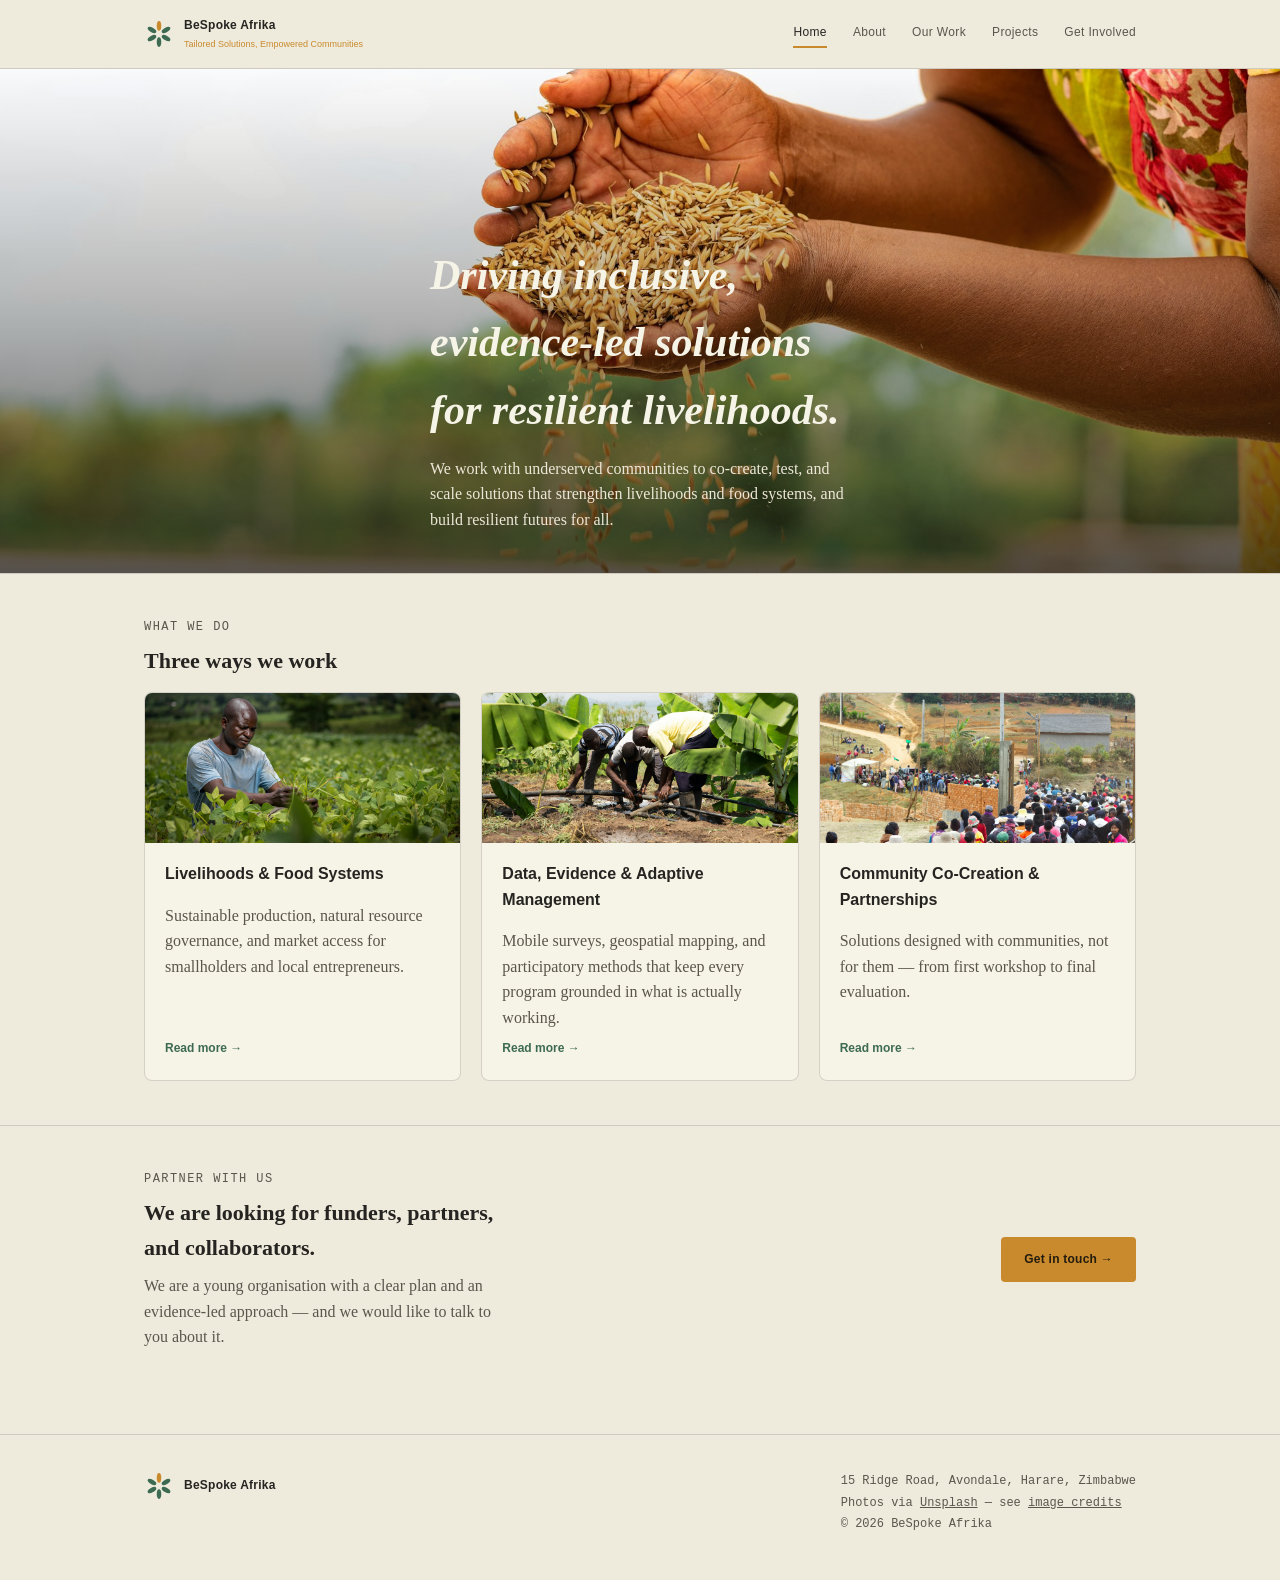
<file: index.html>
<!doctype html>
<html lang="en">
<head>
<meta charset="utf-8">
<meta name="viewport" content="width=device-width, initial-scale=1">
<title>BeSpoke Afrika — Tailored Solutions, Empowered Communities</title>
<meta name="description" content="BeSpoke Afrika co-creates evidence-informed solutions that strengthen livelihoods and food systems in underserved communities.">
<link rel="icon" type="image/svg+xml" href="assets/logo.svg">
<link rel="stylesheet" href="css/style.css">
</head>
<body>

<header class="site">
  <div class="wrap">
    <a class="brand" href="index.html">
      <img src="assets/logo.svg" alt="">
      <div class="brand-text">
        <span class="brand-name">BeSpoke Afrika</span>
        <span class="brand-tag">Tailored Solutions, Empowered Communities</span>
      </div>
    </a>
    <nav class="primary">
      <a href="index.html" aria-current="page">Home</a>
      <a href="about.html">About</a>
      <a href="programs.html">Our Work</a>
      <a href="projects.html">Projects</a>
      <a href="contact.html">Get Involved</a>
    </nav>
  </div>
</header>

<div class="hero">
  <img src="images/hero-grain-in-hands-mkumbwa.jpg" alt="Hands holding freshly harvested grain">
  <div class="hero-copy">
    <div class="wrap">
      <h1>Driving inclusive, evidence-led solutions for resilient livelihoods.</h1>
      <p>We work with underserved communities to co-create, test, and scale solutions that strengthen livelihoods and food systems, and build resilient futures for all.</p>
    </div>
  </div>
</div>

<section class="bordered">
  <div class="wrap">
    <div class="section-label">What we do</div>
    <h2>Three ways we work</h2>
    <div class="card-grid">
      <div class="card">
        <img src="images/livelihoods-farmer-field-nyoni.jpg" alt="A farmer tending crops in a green field">
        <div class="body">
          <h3>Livelihoods &amp; Food Systems</h3>
          <p>Sustainable production, natural resource governance, and market access for smallholders and local entrepreneurs.</p>
          <a class="more" href="programs.html">Read more &rarr;</a>
        </div>
      </div>
      <div class="card">
        <img src="images/natural-resource-irrigation-kawed.jpg" alt="Men repairing an irrigation pipe together">
        <div class="body">
          <h3>Data, Evidence &amp; Adaptive Management</h3>
          <p>Mobile surveys, geospatial mapping, and participatory methods that keep every program grounded in what is actually working.</p>
          <a class="more" href="programs.html">Read more &rarr;</a>
        </div>
      </div>
      <div class="card">
        <img src="images/community-gathering-village-andriamialijaona.jpg" alt="A crowd gathered in a rural village">
        <div class="body">
          <h3>Community Co-Creation &amp; Partnerships</h3>
          <p>Solutions designed with communities, not for them &mdash; from first workshop to final evaluation.</p>
          <a class="more" href="programs.html">Read more &rarr;</a>
        </div>
      </div>
    </div>
  </div>
</section>

<section class="bordered">
  <div class="wrap" style="display:flex; flex-wrap:wrap; gap:32px; align-items:center; justify-content:space-between;">
    <div style="max-width:44ch;">
      <div class="section-label">Partner with us</div>
      <h2 style="margin-bottom:8px;">We are looking for funders, partners, and collaborators.</h2>
      <p style="margin:0; color:var(--ink-soft);">We are a young organisation with a clear plan and an evidence-led approach &mdash; and we would like to talk to you about it.</p>
    </div>
    <a class="btn gold" href="contact.html">Get in touch &rarr;</a>
  </div>
</section>

<footer class="site">
  <div class="wrap">
    <a class="brand" href="index.html">
      <img src="assets/logo.svg" alt="">
      <span>BeSpoke Afrika</span>
    </a>
    <div class="meta">
      <div>15 Ridge Road, Avondale, Harare, Zimbabwe</div>
      <div>Photos via <a href="https://unsplash.com" target="_blank" rel="noopener">Unsplash</a> &mdash; see <a href="images/CREDITS.txt">image credits</a></div>
      <div>&copy; <span id="year"></span> BeSpoke Afrika</div>
    </div>
  </div>
</footer>

<script>document.getElementById("year").textContent = new Date().getFullYear();</script>
</body>
</html>
</file>
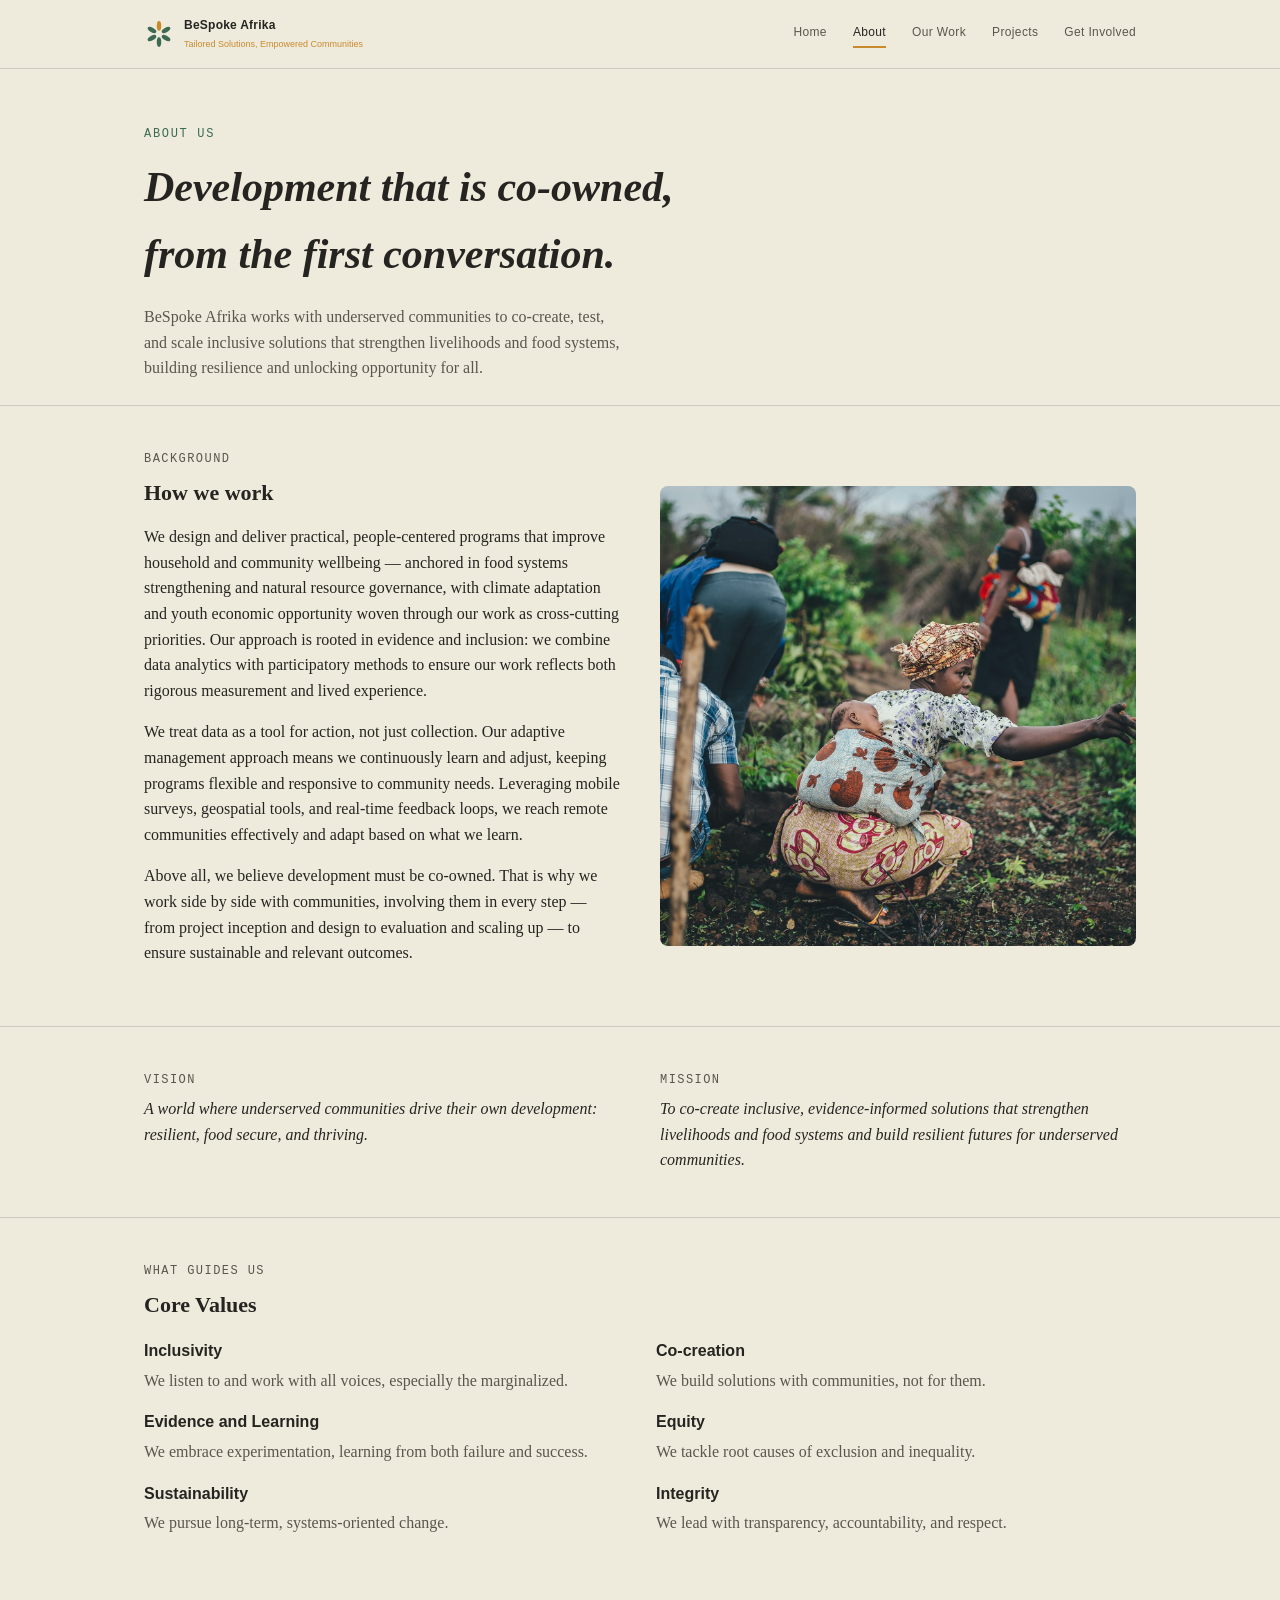
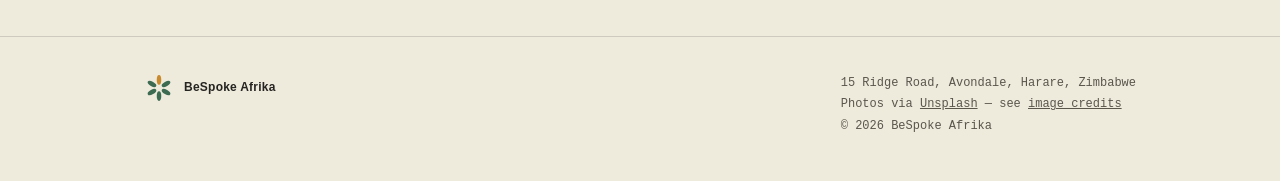
<file: about.html>
<!doctype html>
<html lang="en">
<head>
<meta charset="utf-8">
<meta name="viewport" content="width=device-width, initial-scale=1">
<title>About — BeSpoke Afrika</title>
<meta name="description" content="Our background, vision, mission, and core values.">
<link rel="icon" type="image/svg+xml" href="assets/logo.svg">
<link rel="stylesheet" href="css/style.css">
</head>
<body>

<header class="site">
  <div class="wrap">
    <a class="brand" href="index.html">
      <img src="assets/logo.svg" alt="">
      <div class="brand-text">
        <span class="brand-name">BeSpoke Afrika</span>
        <span class="brand-tag">Tailored Solutions, Empowered Communities</span>
      </div>
    </a>
    <nav class="primary">
      <a href="index.html">Home</a>
      <a href="about.html" aria-current="page">About</a>
      <a href="programs.html">Our Work</a>
      <a href="projects.html">Projects</a>
      <a href="contact.html">Get Involved</a>
    </nav>
  </div>
</header>

<div class="page-head">
  <div class="wrap">
    <div class="eyebrow">About us</div>
    <h1>Development that is co-owned, from the first conversation.</h1>
    <p class="lede">BeSpoke Afrika works with underserved communities to co-create, test, and scale inclusive solutions that strengthen livelihoods and food systems, building resilience and unlocking opportunity for all.</p>
  </div>
</div>

<section class="bordered">
  <div class="wrap" style="display:grid; grid-template-columns:1fr 1fr; gap:40px; align-items:center;">
    <div>
      <div class="section-label">Background</div>
      <h2>How we work</h2>
      <p>We design and deliver practical, people-centered programs that improve household and community wellbeing &mdash; anchored in food systems strengthening and natural resource governance, with climate adaptation and youth economic opportunity woven through our work as cross-cutting priorities. Our approach is rooted in evidence and inclusion: we combine data analytics with participatory methods to ensure our work reflects both rigorous measurement and lived experience.</p>
      <p>We treat data as a tool for action, not just collection. Our adaptive management approach means we continuously learn and adjust, keeping programs flexible and responsive to community needs. Leveraging mobile surveys, geospatial tools, and real-time feedback loops, we reach remote communities effectively and adapt based on what we learn.</p>
      <p>Above all, we believe development must be co-owned. That is why we work side by side with communities, involving them in every step &mdash; from project inception and design to evaluation and scaling up &mdash; to ensure sustainable and relevant outcomes.</p>
    </div>
    <img src="images/community-family-planting-spratt.jpg" alt="A woman carrying a child while planting" style="border-radius:8px; height:460px; object-fit:cover;">
  </div>
</section>

<section class="bordered">
  <div class="wrap" style="display:grid; grid-template-columns:1fr 1fr; gap:40px;">
    <div>
      <div class="section-label">Vision</div>
      <h2 class="statement">A world where underserved communities drive their own development: resilient, food secure, and thriving.</h2>
    </div>
    <div>
      <div class="section-label">Mission</div>
      <h2 class="statement">To co-create inclusive, evidence-informed solutions that strengthen livelihoods and food systems and build resilient futures for underserved communities.</h2>
    </div>
  </div>
</section>

<section class="bordered">
  <div class="wrap">
    <div class="section-label">What guides us</div>
    <h2>Core Values</h2>
    <dl class="values">
      <div class="value"><dt>Inclusivity</dt><dd>We listen to and work with all voices, especially the marginalized.</dd></div>
      <div class="value"><dt>Co-creation</dt><dd>We build solutions with communities, not for them.</dd></div>
      <div class="value"><dt>Evidence and Learning</dt><dd>We embrace experimentation, learning from both failure and success.</dd></div>
      <div class="value"><dt>Equity</dt><dd>We tackle root causes of exclusion and inequality.</dd></div>
      <div class="value"><dt>Sustainability</dt><dd>We pursue long-term, systems-oriented change.</dd></div>
      <div class="value"><dt>Integrity</dt><dd>We lead with transparency, accountability, and respect.</dd></div>
    </dl>
  </div>
</section>

<footer class="site">
  <div class="wrap">
    <a class="brand" href="index.html">
      <img src="assets/logo.svg" alt="">
      <span>BeSpoke Afrika</span>
    </a>
    <div class="meta">
      <div>15 Ridge Road, Avondale, Harare, Zimbabwe</div>
      <div>Photos via <a href="https://unsplash.com" target="_blank" rel="noopener">Unsplash</a> &mdash; see <a href="images/CREDITS.txt">image credits</a></div>
      <div>&copy; <span id="year"></span> BeSpoke Afrika</div>
    </div>
  </div>
</footer>

<script>document.getElementById("year").textContent = new Date().getFullYear();</script>
</body>
</html>
</file>
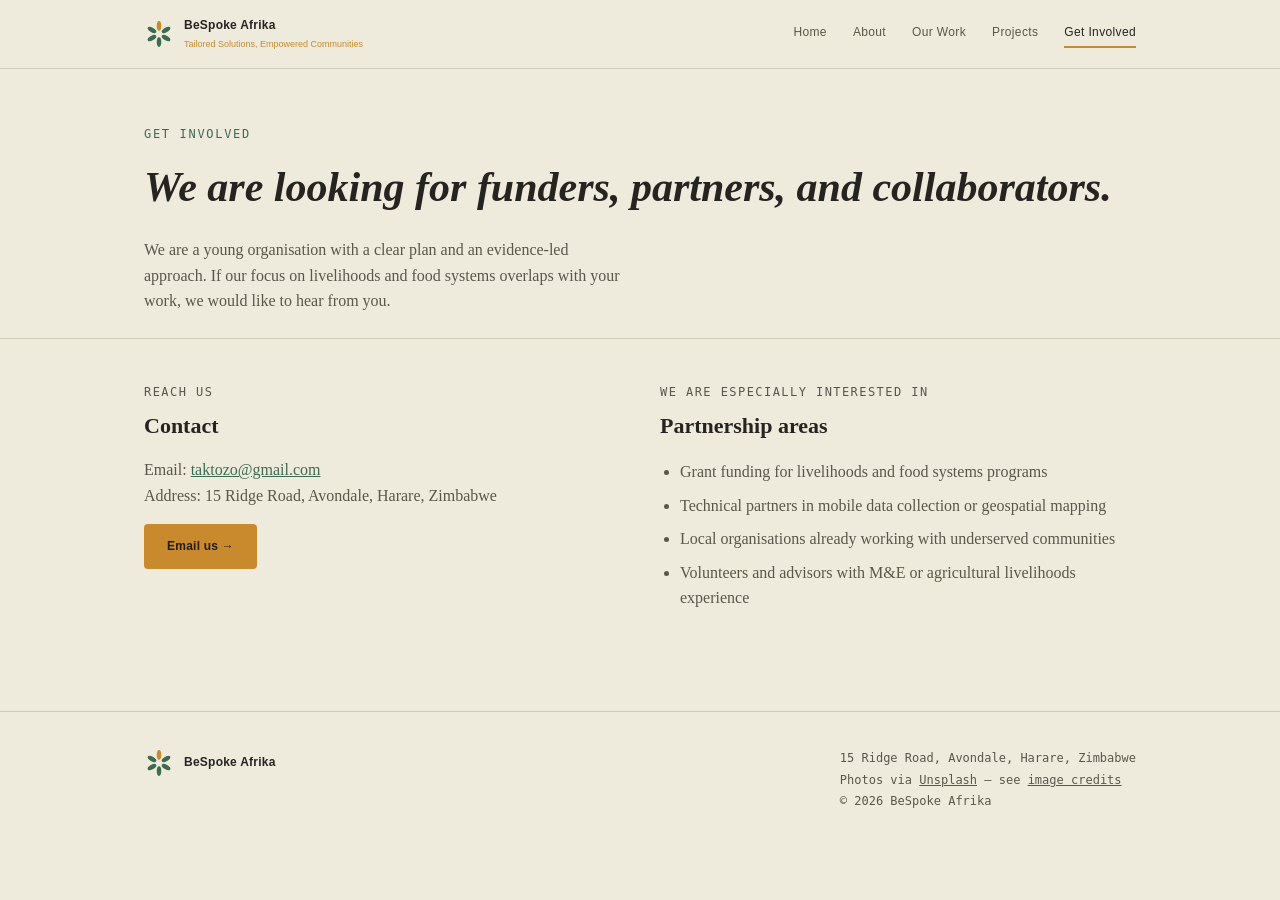
<file: contact.html>
<!doctype html>
<html lang="en">
<head>
<meta charset="utf-8">
<meta name="viewport" content="width=device-width, initial-scale=1">
<title>Get Involved — BeSpoke Afrika</title>
<meta name="description" content="Get in touch with BeSpoke Afrika — for funders, partners, and collaborators.">
<link rel="icon" type="image/svg+xml" href="assets/logo.svg">
<link rel="stylesheet" href="css/style.css">
</head>
<body>

<header class="site">
  <div class="wrap">
    <a class="brand" href="index.html">
      <img src="assets/logo.svg" alt="">
      <div class="brand-text">
        <span class="brand-name">BeSpoke Afrika</span>
        <span class="brand-tag">Tailored Solutions, Empowered Communities</span>
      </div>
    </a>
    <nav class="primary">
      <a href="index.html">Home</a>
      <a href="about.html">About</a>
      <a href="programs.html">Our Work</a>
      <a href="projects.html">Projects</a>
      <a href="contact.html" aria-current="page">Get Involved</a>
    </nav>
  </div>
</header>

<div class="page-head">
  <div class="wrap">
    <div class="eyebrow">Get involved</div>
    <h1>We are looking for funders, partners, and collaborators.</h1>
    <p class="lede">We are a young organisation with a clear plan and an evidence-led approach. If our focus on livelihoods and food systems overlaps with your work, we would like to hear from you.</p>
  </div>
</div>

<section class="bordered">
  <div class="wrap" style="display:grid; grid-template-columns:1fr 1fr; gap:40px;">
    <div>
      <div class="section-label">Reach us</div>
      <h2>Contact</h2>
      <p style="color:var(--ink-soft);">
        Email: <a href="mailto:taktozo@gmail.com">taktozo@gmail.com</a><br>
        Address: 15 Ridge Road, Avondale, Harare, Zimbabwe
      </p>
      <a class="btn gold" href="mailto:taktozo@gmail.com">Email us &rarr;</a>
    </div>
    <div>
      <div class="section-label">We are especially interested in</div>
      <h2>Partnership areas</h2>
      <ul style="padding-left:20px; color:var(--ink-soft);">
        <li style="margin-bottom:8px;">Grant funding for livelihoods and food systems programs</li>
        <li style="margin-bottom:8px;">Technical partners in mobile data collection or geospatial mapping</li>
        <li style="margin-bottom:8px;">Local organisations already working with underserved communities</li>
        <li style="margin-bottom:8px;">Volunteers and advisors with M&amp;E or agricultural livelihoods experience</li>
      </ul>
    </div>
  </div>
</section>

<footer class="site">
  <div class="wrap">
    <a class="brand" href="index.html">
      <img src="assets/logo.svg" alt="">
      <span>BeSpoke Afrika</span>
    </a>
    <div class="meta">
      <div>15 Ridge Road, Avondale, Harare, Zimbabwe</div>
      <div>Photos via <a href="https://unsplash.com" target="_blank" rel="noopener">Unsplash</a> &mdash; see <a href="images/CREDITS.txt">image credits</a></div>
      <div>&copy; <span id="year"></span> BeSpoke Afrika</div>
    </div>
  </div>
</footer>

<script>document.getElementById("year").textContent = new Date().getFullYear();</script>
</body>
</html>
</file>
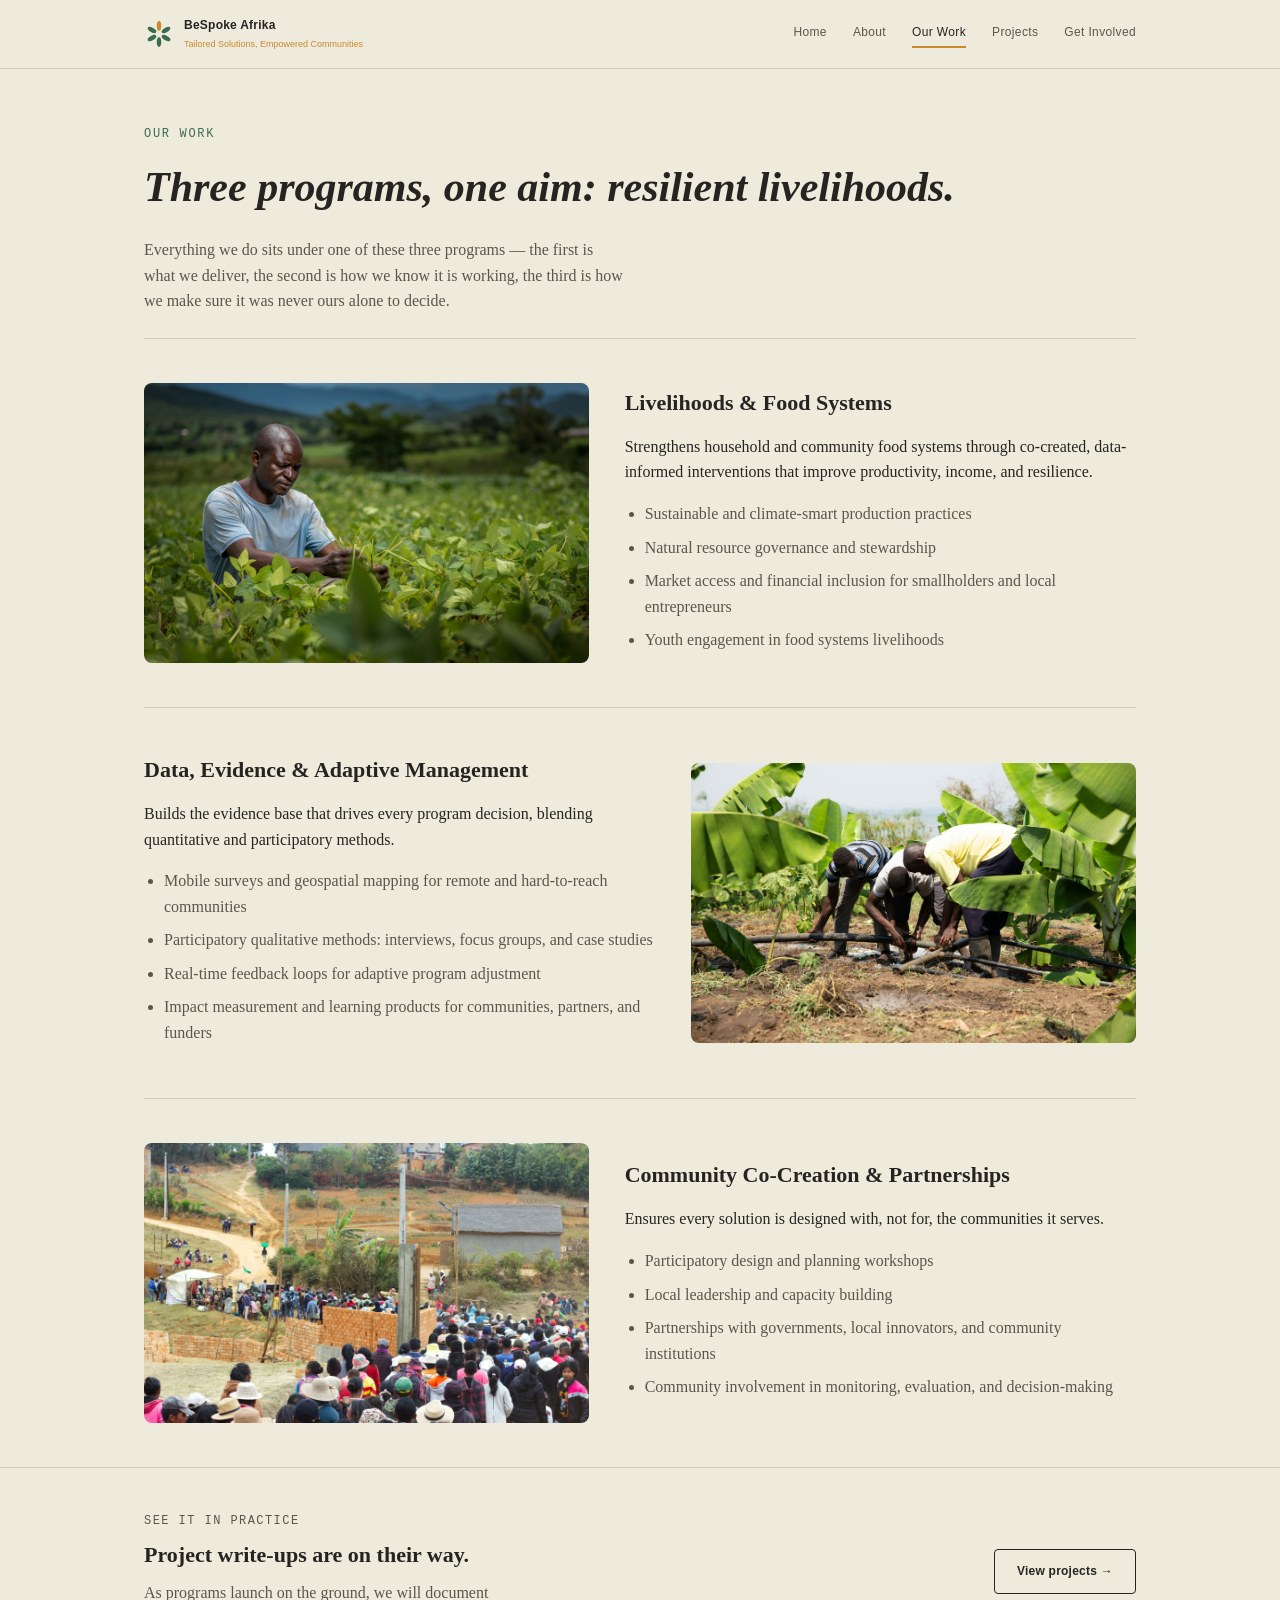
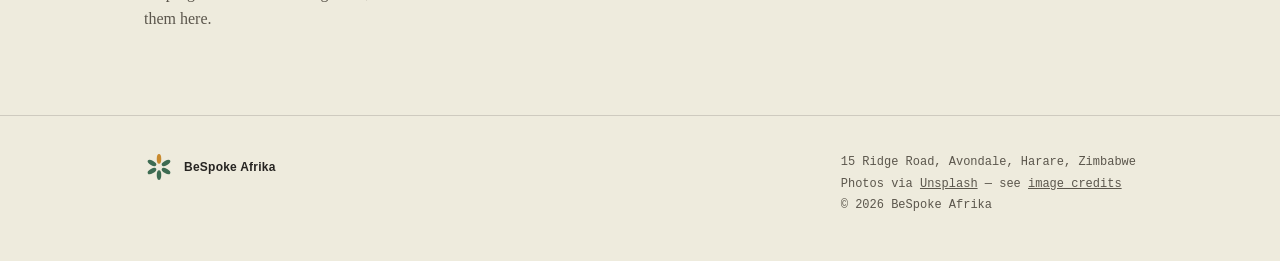
<file: programs.html>
<!doctype html>
<html lang="en">
<head>
<meta charset="utf-8">
<meta name="viewport" content="width=device-width, initial-scale=1">
<title>Our Work — BeSpoke Afrika</title>
<meta name="description" content="Our three programs: Livelihoods & Food Systems, Data & Adaptive Management, and Community Co-Creation & Partnerships.">
<link rel="icon" type="image/svg+xml" href="assets/logo.svg">
<link rel="stylesheet" href="css/style.css">
</head>
<body>

<header class="site">
  <div class="wrap">
    <a class="brand" href="index.html">
      <img src="assets/logo.svg" alt="">
      <div class="brand-text">
        <span class="brand-name">BeSpoke Afrika</span>
        <span class="brand-tag">Tailored Solutions, Empowered Communities</span>
      </div>
    </a>
    <nav class="primary">
      <a href="index.html">Home</a>
      <a href="about.html">About</a>
      <a href="programs.html" aria-current="page">Our Work</a>
      <a href="projects.html">Projects</a>
      <a href="contact.html">Get Involved</a>
    </nav>
  </div>
</header>

<div class="page-head">
  <div class="wrap">
    <div class="eyebrow">Our work</div>
    <h1>Three programs, one aim: resilient livelihoods.</h1>
    <p class="lede">Everything we do sits under one of these three programs &mdash; the first is what we deliver, the second is how we know it is working, the third is how we make sure it was never ours alone to decide.</p>
  </div>
</div>

<div class="wrap">

  <div class="program">
    <img class="media" src="images/livelihoods-farmer-field-nyoni.jpg" alt="A farmer tending crops in a green field">
    <div>
      <h2>Livelihoods &amp; Food Systems</h2>
      <p>Strengthens household and community food systems through co-created, data-informed interventions that improve productivity, income, and resilience.</p>
      <ul>
        <li>Sustainable and climate-smart production practices</li>
        <li>Natural resource governance and stewardship</li>
        <li>Market access and financial inclusion for smallholders and local entrepreneurs</li>
        <li>Youth engagement in food systems livelihoods</li>
      </ul>
    </div>
  </div>

  <div class="program reverse">
    <img class="media" src="images/natural-resource-irrigation-kawed.jpg" alt="Men repairing an irrigation pipe together">
    <div>
      <h2>Data, Evidence &amp; Adaptive Management</h2>
      <p>Builds the evidence base that drives every program decision, blending quantitative and participatory methods.</p>
      <ul>
        <li>Mobile surveys and geospatial mapping for remote and hard-to-reach communities</li>
        <li>Participatory qualitative methods: interviews, focus groups, and case studies</li>
        <li>Real-time feedback loops for adaptive program adjustment</li>
        <li>Impact measurement and learning products for communities, partners, and funders</li>
      </ul>
    </div>
  </div>

  <div class="program">
    <img class="media" src="images/community-gathering-village-andriamialijaona.jpg" alt="A crowd gathered in a rural village">
    <div>
      <h2>Community Co-Creation &amp; Partnerships</h2>
      <p>Ensures every solution is designed with, not for, the communities it serves.</p>
      <ul>
        <li>Participatory design and planning workshops</li>
        <li>Local leadership and capacity building</li>
        <li>Partnerships with governments, local innovators, and community institutions</li>
        <li>Community involvement in monitoring, evaluation, and decision-making</li>
      </ul>
    </div>
  </div>

</div>

<section class="bordered">
  <div class="wrap" style="display:flex; flex-wrap:wrap; gap:32px; align-items:center; justify-content:space-between;">
    <div style="max-width:44ch;">
      <div class="section-label">See it in practice</div>
      <h2 style="margin-bottom:8px;">Project write-ups are on their way.</h2>
      <p style="margin:0; color:var(--ink-soft);">As programs launch on the ground, we will document them here.</p>
    </div>
    <a class="btn outline" href="projects.html">View projects &rarr;</a>
  </div>
</section>

<footer class="site">
  <div class="wrap">
    <a class="brand" href="index.html">
      <img src="assets/logo.svg" alt="">
      <span>BeSpoke Afrika</span>
    </a>
    <div class="meta">
      <div>15 Ridge Road, Avondale, Harare, Zimbabwe</div>
      <div>Photos via <a href="https://unsplash.com" target="_blank" rel="noopener">Unsplash</a> &mdash; see <a href="images/CREDITS.txt">image credits</a></div>
      <div>&copy; <span id="year"></span> BeSpoke Afrika</div>
    </div>
  </div>
</footer>

<script>document.getElementById("year").textContent = new Date().getFullYear();</script>
</body>
</html>
</file>
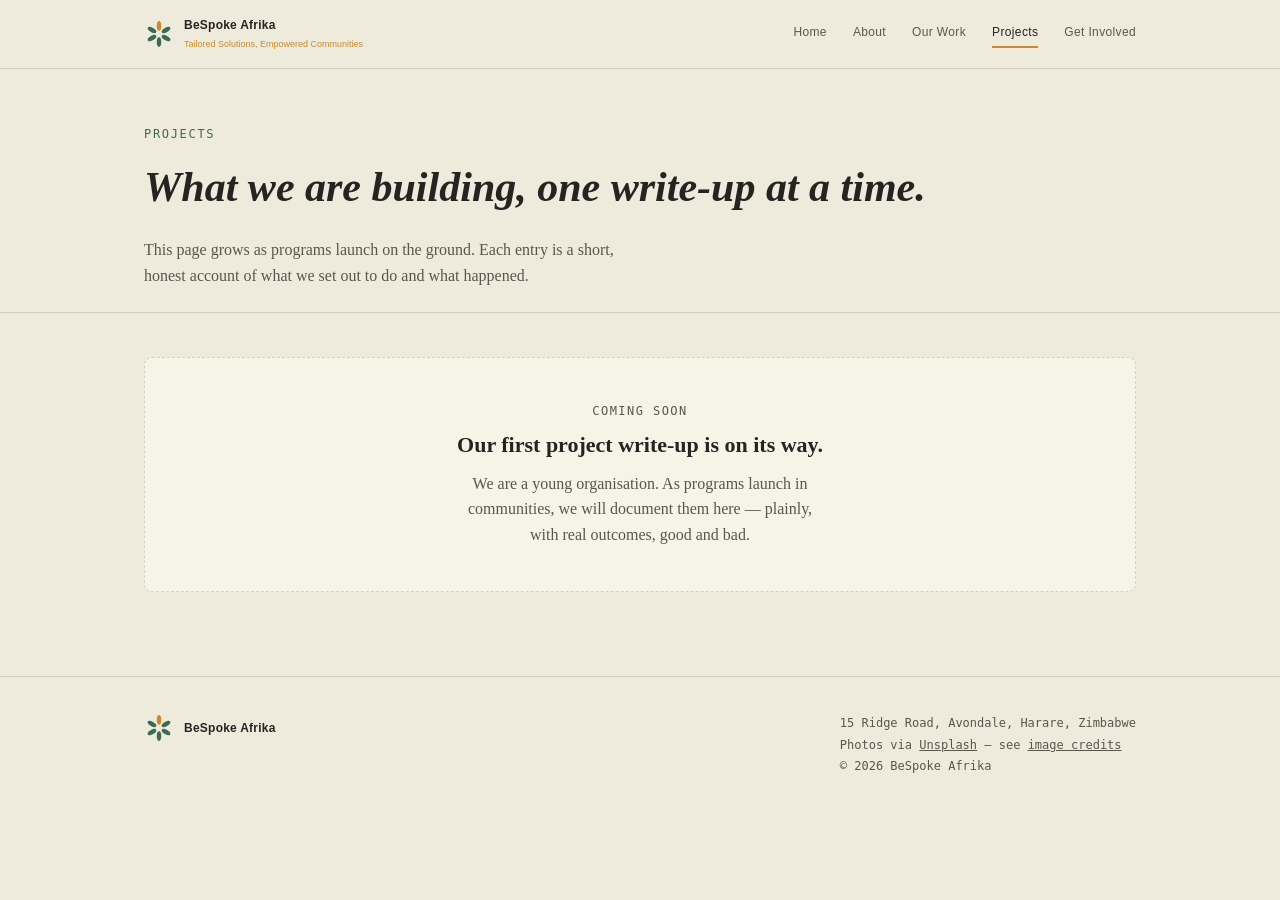
<file: projects.html>
<!doctype html>
<html lang="en">
<head>
<meta charset="utf-8">
<meta name="viewport" content="width=device-width, initial-scale=1">
<title>Projects — BeSpoke Afrika</title>
<meta name="description" content="Project write-ups from BeSpoke Afrika's work on the ground.">
<link rel="icon" type="image/svg+xml" href="assets/logo.svg">
<link rel="stylesheet" href="css/style.css">
</head>
<body>

<header class="site">
  <div class="wrap">
    <a class="brand" href="index.html">
      <img src="assets/logo.svg" alt="">
      <div class="brand-text">
        <span class="brand-name">BeSpoke Afrika</span>
        <span class="brand-tag">Tailored Solutions, Empowered Communities</span>
      </div>
    </a>
    <nav class="primary">
      <a href="index.html">Home</a>
      <a href="about.html">About</a>
      <a href="programs.html">Our Work</a>
      <a href="projects.html" aria-current="page">Projects</a>
      <a href="contact.html">Get Involved</a>
    </nav>
  </div>
</header>

<div class="page-head">
  <div class="wrap">
    <div class="eyebrow">Projects</div>
    <h1>What we are building, one write-up at a time.</h1>
    <p class="lede">This page grows as programs launch on the ground. Each entry is a short, honest account of what we set out to do and what happened.</p>
  </div>
</div>

<section class="bordered">
  <div class="wrap">

    <!--
      TEMPLATE — copy this block for each new project and fill it in.
      Put a photo in /images, then update the src below.

      <div class="card" style="margin-bottom:20px;">
        <img src="images/YOUR-PHOTO.jpg" alt="Describe the photo">
        <div class="body">
          <h3>Project title</h3>
          <p><strong>Where:</strong> Location &nbsp; <strong>When:</strong> Month Year</p>
          <p>Three or four sentences on what the project set out to do, who was involved, and what happened or is happening now.</p>
        </div>
      </div>
    -->

    <div class="empty-state">
      <div class="section-label">Coming soon</div>
      <h2 style="margin:6px 0 0;">Our first project write-up is on its way.</h2>
      <p>We are a young organisation. As programs launch in communities, we will document them here — plainly, with real outcomes, good and bad.</p>
    </div>

  </div>
</section>

<footer class="site">
  <div class="wrap">
    <a class="brand" href="index.html">
      <img src="assets/logo.svg" alt="">
      <span>BeSpoke Afrika</span>
    </a>
    <div class="meta">
      <div>15 Ridge Road, Avondale, Harare, Zimbabwe</div>
      <div>Photos via <a href="https://unsplash.com" target="_blank" rel="noopener">Unsplash</a> &mdash; see <a href="images/CREDITS.txt">image credits</a></div>
      <div>&copy; <span id="year"></span> BeSpoke Afrika</div>
    </div>
  </div>
</footer>

<script>document.getElementById("year").textContent = new Date().getFullYear();</script>
</body>
</html>
</file>
<file: css/style.css>
:root{
  --ink:#262421;
  --ink-soft:#5B564C;
  --paper:#EEEBDD;
  --paper-dim:#E4DFCB;
  --card:#F6F3E7;
  --line:rgba(38,36,33,0.16);
  --green:#3D6B52;
  --green-soft:#DCE6DD;
  --gold:#C98A2E;
  --gold-soft:#F1DFC0;

  --serif:"Iowan Old Style","Palatino Linotype","Book Antiqua",Georgia,"Noto Serif",serif;
  --sans:"Segoe UI","Helvetica Neue",Arial,sans-serif;
  --mono:Consolas,"SF Mono","Cascadia Mono","Roboto Mono",monospace;

  /* Type scale — three sizes, full stop. Hierarchy comes from weight,
     case, font-family and color, not from inventing new sizes.
     --fs-display exists only for the single hero/page-title moment,
     as a fluid scale-up of --fs-heading, not a fourth fixed size. */
  --fs-label:12px;
  --fs-body:16px;
  --fs-heading:22px;
  --fs-display:clamp(28px, 4.5vw, 42px);
}

@media (prefers-color-scheme: dark){
  :root{
    --ink:#ECE6D6;
    --ink-soft:#B7AF9C;
    --paper:#1B1916;
    --paper-dim:#211E18;
    --card:#242019;
    --line:rgba(236,230,214,0.16);
    --green:#72AA8B;
    --green-soft:#243329;
    --gold:#E3AC53;
    --gold-soft:#392C19;
  }
}

*{ box-sizing:border-box; }
html{ scroll-behavior:smooth; }
body{
  margin:0; background:var(--paper); color:var(--ink);
  font-family:var(--serif); line-height:1.6; font-size:var(--fs-body);
}
img{ max-width:100%; display:block; }
a{ color:var(--green); }
a:focus-visible, button:focus-visible{ outline:2px solid var(--gold); outline-offset:2px; }

.wrap{ max-width:1040px; margin:0 auto; padding:0 24px; }

/* header / nav */
header.site{
  border-bottom:1px solid var(--line);
  background:var(--paper);
  position:sticky; top:0; z-index:10;
}
header.site .wrap{
  display:flex; align-items:center; justify-content:space-between;
  padding-top:16px; padding-bottom:16px; gap:20px;
}
.brand{ display:flex; align-items:center; gap:10px; text-decoration:none; color:var(--ink); }
.brand img{ width:30px; height:30px; }
.brand > span{ font-family:var(--sans); font-weight:600; font-size:var(--fs-label); letter-spacing:.02em; }
.brand-text{ display:flex; flex-direction:column; }
.brand-name{ font-family:var(--sans); font-weight:600; font-size:var(--fs-label); letter-spacing:.02em; }
.brand-tag{ font-family:var(--sans); font-weight:400; font-size:9px; letter-spacing:normal; color:var(--gold); margin-top:2px; }
nav.primary{ display:flex; gap:26px; flex-wrap:wrap; }
nav.primary a{
  font-family:var(--sans); font-size:var(--fs-label); letter-spacing:.03em; text-decoration:none;
  color:var(--ink-soft); padding:4px 0; border-bottom:2px solid transparent;
}
nav.primary a:hover, nav.primary a[aria-current="page"]{ color:var(--ink); border-bottom-color:var(--gold); }

/* hero */
.hero{ position:relative; }
.hero img{ width:100%; height:56vh; min-height:340px; max-height:520px; object-fit:cover; }
.hero .hero-copy{
  position:absolute; inset:0; display:flex; flex-direction:column; justify-content:flex-end;
  background:linear-gradient(0deg, rgba(20,18,14,.72) 0%, rgba(20,18,14,.28) 55%, rgba(20,18,14,0) 100%);
  padding:48px 24px 40px;
}
.hero .hero-copy .wrap{ padding:0; }
.hero h1{
  font-family:var(--serif); font-style:italic; font-weight:600; color:#F6F3E7;
  font-size:var(--fs-display); margin:0 0 12px; text-wrap:balance; max-width:20ch;
}
.hero p{ color:#EDE7D8; font-size:var(--fs-body); max-width:52ch; margin:0; }

/* generic page header (non-hero pages) */
.page-head{ padding:56px 0 8px; }
.eyebrow{
  font-family:var(--mono); font-size:var(--fs-label); letter-spacing:.14em; text-transform:uppercase; color:var(--green);
}
h1{ font-family:var(--serif); font-style:italic; font-weight:600; font-size:var(--fs-display); margin:10px 0 16px; text-wrap:balance; }
h2{ font-family:var(--serif); font-size:var(--fs-heading); margin:0 0 14px; }
h3{ font-family:var(--sans); font-weight:600; font-size:var(--fs-body); margin:0 0 8px; }
p{ margin:0 0 16px; }
.lede{ font-size:var(--fs-body); color:var(--ink-soft); max-width:60ch; }
.statement{ font-family:var(--serif); font-style:italic; font-weight:400; font-size:var(--fs-body); margin:0; }

section{ padding:44px 0; }
section.bordered{ border-top:1px solid var(--line); }
.section-label{ font-family:var(--mono); font-size:var(--fs-label); letter-spacing:.12em; text-transform:uppercase; color:var(--ink-soft); margin-bottom:6px; }

/* buttons */
.btn{
  display:inline-flex; align-items:center; gap:8px; font-family:var(--sans); font-weight:600; font-size:var(--fs-label);
  letter-spacing:.02em; text-decoration:none; padding:12px 22px; border-radius:4px; border:1px solid transparent;
}
.btn.gold{ background:var(--gold); color:#241C0E; }
.btn.gold:hover{ background:#B87C22; }
.btn.outline{ border-color:var(--ink); color:var(--ink); }
.btn.outline:hover{ background:var(--card); }

/* cards */
.card-grid{ display:grid; grid-template-columns:repeat(3,1fr); gap:20px; }
.card{ background:var(--card); border:1px solid var(--line); border-radius:8px; overflow:hidden; display:flex; flex-direction:column; }
.card img{ width:100%; height:150px; object-fit:cover; }
.card .body{ padding:18px 20px 22px; display:flex; flex-direction:column; gap:8px; flex:1; }
.card .body p{ margin:0; font-size:var(--fs-body); color:var(--ink-soft); flex:1; }
.card .body a.more{ font-family:var(--sans); font-size:var(--fs-label); font-weight:600; text-decoration:none; }

/* values list */
.values{ display:grid; grid-template-columns:1fr 1fr; gap:16px 32px; }
.value dt{ font-family:var(--sans); font-weight:600; font-size:var(--fs-body); margin-bottom:4px; }
.value dd{ margin:0; font-size:var(--fs-body); color:var(--ink-soft); }

/* program block */
.program{ display:grid; grid-template-columns:1fr 1.15fr; gap:36px; align-items:center; padding:44px 0; border-top:1px solid var(--line); }
.program img{ border-radius:8px; width:100%; height:280px; object-fit:cover; }
.program ul{ margin:14px 0 0; padding-left:20px; }
.program li{ font-size:var(--fs-body); color:var(--ink-soft); margin-bottom:8px; }
.program.reverse{ grid-template-columns:1.15fr 1fr; }
.program.reverse .media{ order:2; }

/* projects */
.empty-state{
  border:1px dashed var(--line); border-radius:8px; padding:44px 28px; text-align:center;
  background:var(--card);
}
.empty-state p{ color:var(--ink-soft); max-width:46ch; margin:8px auto 0; }

/* footer */
footer.site{ border-top:1px solid var(--line); margin-top:40px; }
footer.site .wrap{ padding:36px 24px 44px; display:flex; flex-wrap:wrap; gap:24px; justify-content:space-between; align-items:flex-start; }
footer.site .brand span{ display:block; }
footer.site .meta{ font-family:var(--mono); font-size:var(--fs-label); color:var(--ink-soft); line-height:1.8; }
footer.site .meta a{ color:var(--ink-soft); }

@media (max-width:820px){
  .card-grid{ grid-template-columns:1fr; }
  .program, .program.reverse{ grid-template-columns:1fr; }
  .program .media{ order:0 !important; }
  .values{ grid-template-columns:1fr; }
}
</file>
